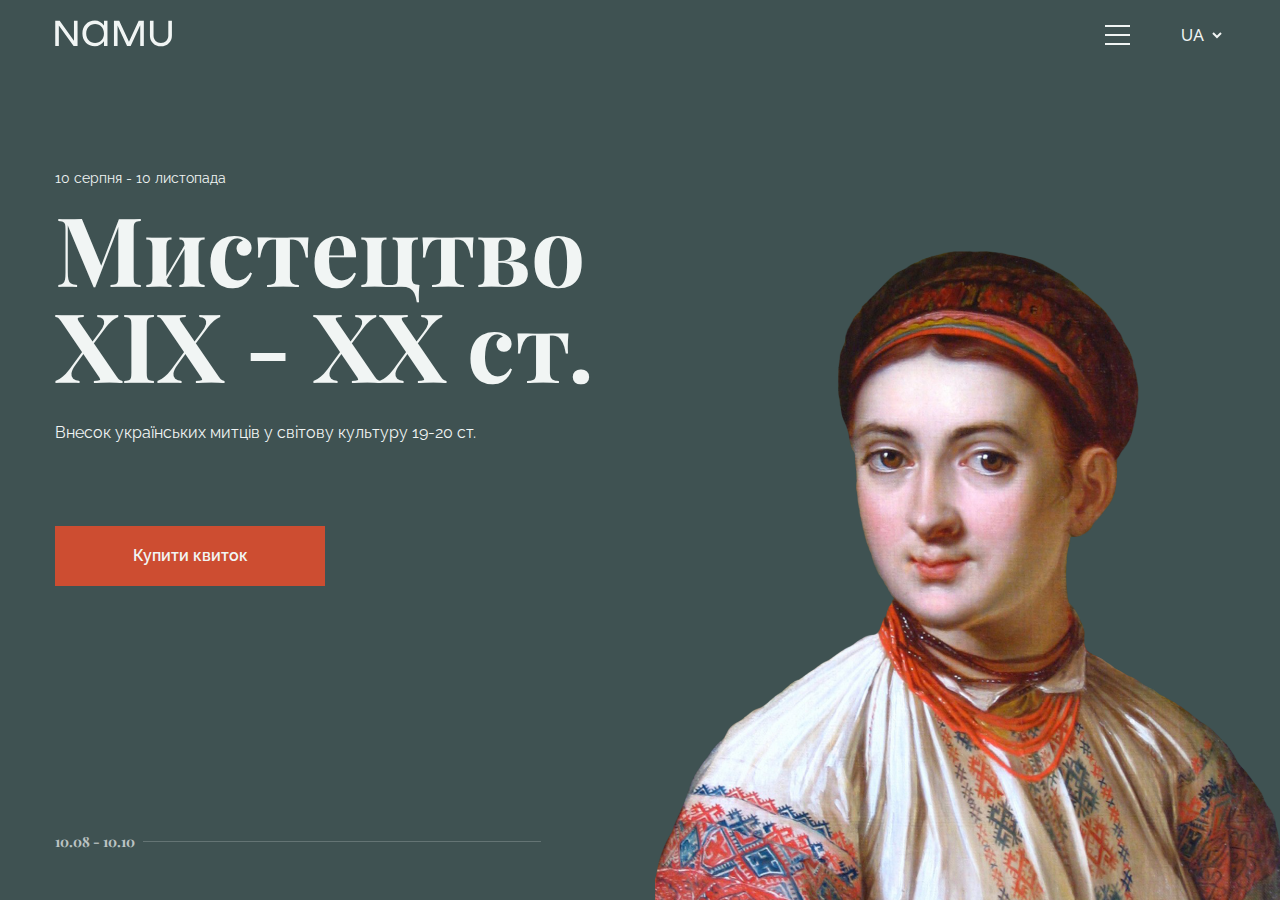
<file: index.html>
<!DOCTYPE html><html lang="en" class="page"><head><meta charset="UTF-8"><meta name="viewport" content="width=device-width, initial-scale=1.0"><title>NAMU</title><link href="https://fonts.googleapis.com/css?family=Playfair+Display:regular,500,600,700,800,900,italic,500italic,600italic,700italic,800italic,900italic" rel="stylesheet"><link href="https://fonts.googleapis.com/css?family=Raleway:100,200,300,regular,500,600,700,800,900,100italic,200italic,300italic,italic,500italic,600italic,700italic,800italic,900italic" rel="stylesheet"><link rel="stylesheet" href="main.f4019f93.css"></head><body class="page__body"> <header class="header"> <div class="container"> <div class="header__content"> <div class="top-bar"> <a href="#" class="top-bar__logo-link"> <img src="NAMU.958e3bee.svg" alt="NAMU logo" class="top-bar__logo"> </a> <div class="top-bar__icons"> <a href="#menu" class="icon icon--menu"></a> <select name="language" id="language" class="top-bar__language-switch"> <option class="top-bar__language-option" value="UA" selected>UA</option> <option class="top-bar__language-option" value="ENG" disabled>ENG</option> </select> </div> </div> <div class="header__bottom"> <p class="header__additional-text additional-text">10 серпня - 10 листопада</p> <h1 class="header__title">Мистецтво ХІХ - ХХ ст.</h1> <p class="header__main-text main-text">Внесок українських митців у світову культуру 19-20 ст.</p> <button class="header__button button">Купити квиток</button> </div> <h6 class="header__divider">10.08 - 10.10</h6> </div> </div> </header> <aside class="page__menu menu" id="menu"> <div class="container"> <div class="top-bar menu__top"> <a href="#" class="top-bar__logo-link"> <img src="NAMU.958e3bee.svg" alt="NAMU logo" class="top-bar__logo"> </a> <div class="top-bar__icons menu__icons"> <a href="#" class="icon icon--close"></a> <select name="language" id="language" class="top-bar__language-switch menu__language-switch"> <option class="top-bar__language-option" value="UA" selected>UA</option> <option class="top-bar__language-option" value="ENG" disabled>ENG</option> </select> </div> </div> <div class="menu__bottom"> <div class="menu__info"> <div class="menu__schedule"> <p class="menu__subtitle additional-text">Розклад сьогодні:</p> <p class="menu__text main-text">12:00 - 19:00</p> </div> <div class="menu__address"> <p class="menu__subtitle additional-text">Адреса:</p> <a target="_blank" href="https://goo.gl/maps/iK5noGAVVUjNtidh7" class="menu__text main-text menu__text--link"> Київ, вул. М. Грушевського, 6 </a> </div> </div> <nav class="menu__nav"> <ul class="nav__list"> <li class="nav__item"> <a href="#actual" class="nav__link">Актуальні виставки</a> </li> <li class="nav__item"> <a href="#near-events" class="nav__link">Найближчі події</a> </li> <li class="nav__item"> <a href="#news" class="nav__link">Новини</a> </li> </ul> </nav> <div class="menu__divider"></div> <button class="menu__button button">Купити квиток</button> </div> </div> </aside> </body></html>
</file>
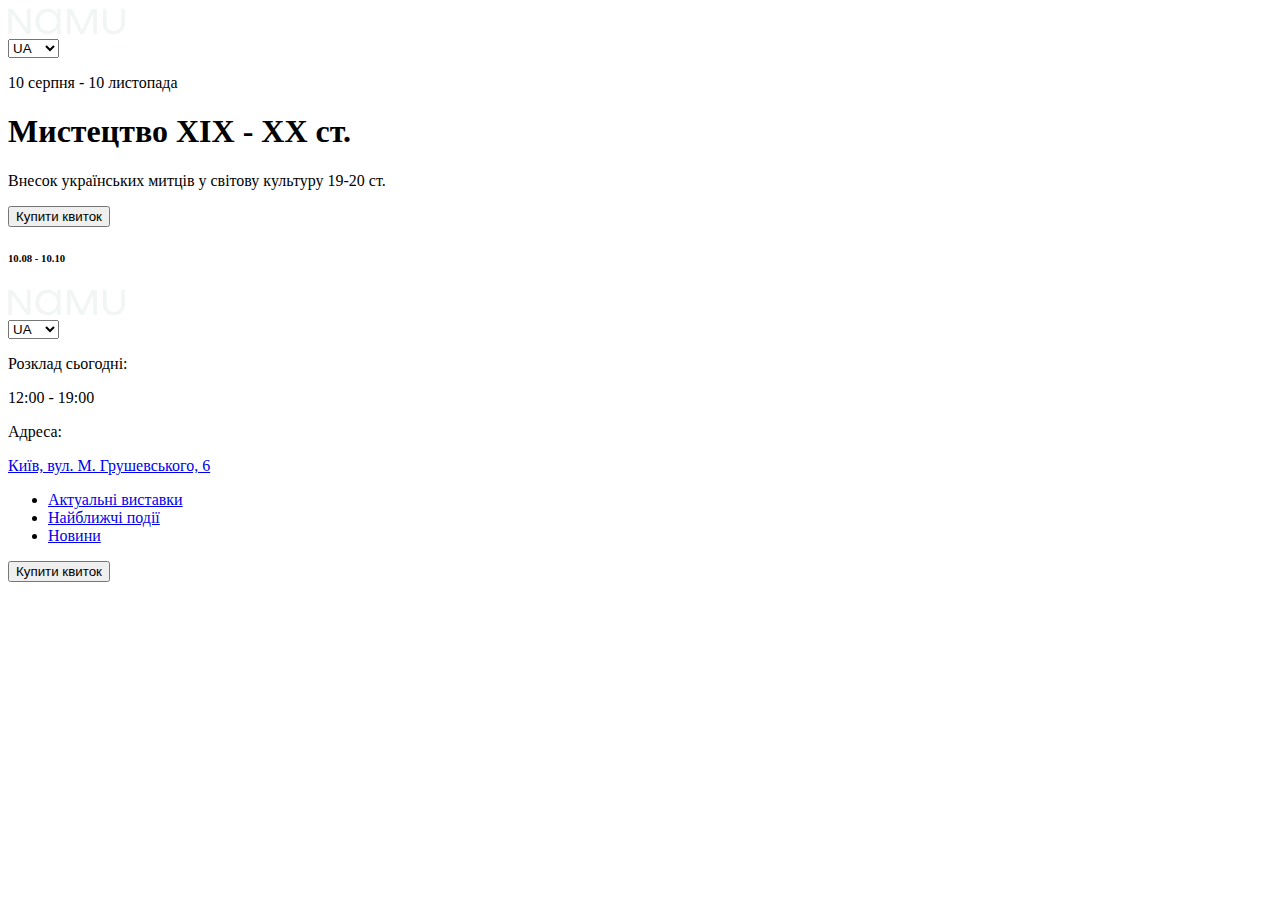
<file: src/index.html>
<!DOCTYPE html>
<html lang="en" class="page">
  <head>
    <meta charset="UTF-8">
    <meta name="viewport" content="width=device-width, initial-scale=1.0">
    <title>NAMU</title>
    <link href="https://fonts.googleapis.com/css?family=Playfair+Display:regular,500,600,700,800,900,italic,500italic,600italic,700italic,800italic,900italic" rel="stylesheet" />
    <link href="https://fonts.googleapis.com/css?family=Raleway:100,200,300,regular,500,600,700,800,900,100italic,200italic,300italic,italic,500italic,600italic,700italic,800italic,900italic" rel="stylesheet" />
    <link rel="stylesheet" href="./styles/main.scss">
  </head>
  <body class="page__body">
    <header class="header">
      <div class="container">
        <div class="header__content">
          <div class="top-bar">
            <a href="#" class="top-bar__logo-link">
              <img
                src="images/logo/NAMU.svg"
                alt="NAMU logo"
                class="top-bar__logo"
              >
            </a>
            <div class="top-bar__icons">
              <a href="#menu" class="icon icon--menu"></a>
              <select
                name="language"
                id="language"
                class="top-bar__language-switch"
              >
                <option class="top-bar__language-option" value="UA" selected>UA</option>
                <option class="top-bar__language-option" value="ENG" disabled>ENG</option>
              </select>
            </div>
          </div>
          <div class="header__bottom">
            <p class="header__additional-text additional-text">10 серпня - 10 листопада</p>
            <h1 class="header__title">Мистецтво ХІХ - ХХ ст.</h1>
            <p class="header__main-text main-text">Внесок українських митців у світову культуру 19-20 ст.</p>
            <button class="header__button button">Купити квиток</button>
          </div>

          <h6 class="header__divider">10.08 - 10.10</h6>
        </div>
      </div>
    </header>

    <aside class="page__menu menu" id="menu">
      <div class="container">
        <div class="top-bar menu__top">
          <a href="#" class="top-bar__logo-link">
            <img
              src="images/logo/NAMU.svg"
              alt="NAMU logo"
              class="top-bar__logo"
            >
          </a>
          <div class="top-bar__icons menu__icons">
            <a href="#" class="icon icon--close"></a>
            <select
              name="language"
              id="language"
              class="top-bar__language-switch menu__language-switch"
            >
              <option class="top-bar__language-option" value="UA" selected>UA</option>
              <option class="top-bar__language-option" value="ENG" disabled>ENG</option>
            </select>
          </div>
        </div>

        <div class="menu__bottom">
          <div class="menu__info">
            <div class="menu__schedule">
              <p class="menu__subtitle additional-text">Розклад сьогодні:</p>
              <p class="menu__text main-text">12:00 - 19:00</p>
            </div>
            <div class="menu__address">
              <p class="menu__subtitle additional-text">Адреса:</p>
              <a
                target="_blank"
                href="https://goo.gl/maps/iK5noGAVVUjNtidh7"
                class="menu__text main-text menu__text--link"
              >
                Київ, вул. М. Грушевського, 6
              </a>
            </div>
          </div>

          <nav class="menu__nav">
            <ul class="nav__list">
              <li class="nav__item">
                <a href="#actual" class="nav__link">Актуальні виставки</a>
              </li>
              <li class="nav__item">
                <a href="#near-events" class="nav__link">Найближчі події</a>
              </li>
              <li class="nav__item">
                <a href="#news" class="nav__link">Новини</a>
              </li>
            </ul>
          </nav>

          <div class="menu__divider"></div>

          <button class="menu__button button">Купити квиток</button>

        </div>
      </div>
    </aside>
  </body>
</html>
</file>
<file: main.f4019f93.css>
h1{color:#333a4a;font-family:Playfair Display;font-size:48px;font-weight:700;line-height:100%}a,abbr,acronym,address,applet,article,aside,audio,b,big,blockquote,body,canvas,caption,center,cite,code,dd,del,details,dfn,div,dl,dt,em,embed,fieldset,figcaption,figure,footer,form,h1,h2,h3,h4,h5,h6,header,hgroup,html,i,iframe,img,ins,kbd,label,legend,li,mark,menu,nav,object,ol,output,p,pre,q,ruby,s,samp,section,small,span,strike,strong,sub,summary,sup,table,tbody,td,tfoot,th,thead,time,tr,tt,u,ul,var,video{margin:0;padding:0;border:0;vertical-align:baseline}article,aside,details,figcaption,figure,footer,header,hgroup,menu,nav,section{display:block}body{line-height:1}ol,ul{list-style:none}blockquote,q{quotes:none}blockquote:after,blockquote:before,q:after,q:before{content:""}table{border-collapse:collapse;border-spacing:0}h6{color:#333a4a;font-family:Playfair Display;font-size:14px;font-style:normal;font-weight:700;line-height:125%}.additional-text{font-size:14px;line-height:140%}.additional-text,.main-text{color:#333a4a;font-family:Raleway;font-style:normal;font-weight:400}.main-text{font-size:16px;line-height:150%}.button{color:#f1f5f4;font-family:Raleway;font-size:16px;font-style:normal;font-weight:600;line-height:100%;width:100%;height:60px;background-color:#cd4d31;border:none;cursor:pointer;transition:scale .3s}.button:hover{scale:1.02}.container{padding-inline:20px}@media (min-width:640px){.container{padding-inline:40px}}@media (min-width:1280px){.container{max-width:1170px;margin-inline:auto;padding-inline:55px}}.icon{display:block;height:22px;width:22px;transition:scale .3s}.icon:hover{scale:1.1}@media (min-width:640px){.icon{height:30px;width:30px}}.icon--menu{background-image:url(menu.894b0ef0.svg);background-size:cover}.icon--close{background-image:url(close.ca6046c6.svg);background-size:cover}.header{background-color:#3f5252;background-image:url(img_01.565cb673.png);background-size:245px 273px;background-repeat:no-repeat;background-position:bottom}.header__content{height:100vh}@media (min-width:640px){.header__bottom{--columns:2;display:grid;column-gap:20px;grid-template-columns:repeat(var(--columns),1fr)}}@media (min-width:640px) and (min-width:640px){.header__bottom{--columns:6;column-gap:30px}}@media (min-width:640px) and (min-width:1280px){.header__bottom{--columns:12}}@media (min-width:1280px){.header__bottom{grid-column:1/-1}}.header__title{margin-bottom:30px;color:#f1f5f4}@media (min-width:640px){.header__title{grid-column:span 5;font-size:72px;margin-bottom:20px}}@media (min-width:1280px){.header__title{grid-column:span 6;font-size:96px;margin-bottom:30px}}.header__main-text{margin-bottom:40px;color:#f1f5f4}@media (min-width:640px){.header__main-text{grid-column:span 3;margin-bottom:50px}}@media (min-width:1280px){.header__main-text{grid-column:span 5;grid-row:3/4;margin-bottom:81px}}.header__additional-text{grid-column:1/-1;margin-bottom:10px;color:#f1f5f4}@media (min-width:640px){.header__button{grid-column:span 3;grid-row:4/5}}.header__divider{display:none}@media (min-width:1280px){.header__divider{position:absolute;bottom:50px;width:38vw;display:flex;justify-content:center;align-items:center;white-space:nowrap;gap:8px;color:#f1f5f4;opacity:.7}.header__divider:after{content:"";height:1px;width:100%;background-color:#f1f5f4;opacity:.3}}@media (min-width:640px){.header{background-size:443px 494px}}@media (min-width:1280px){.header{background-size:625px 663px;background-position:100% 100%}}.top-bar{display:flex;justify-content:space-between;align-items:center;margin-bottom:70px;padding-top:20px}@media (min-width:640px){.top-bar{margin-bottom:119px}}.top-bar__logo{transition:scale .3s}.top-bar__logo:hover{scale:1.1}.top-bar__icons{display:flex;align-items:center;gap:40px}.top-bar__language-switch{display:none;cursor:pointer;color:#f1f5f4;text-align:center;font-family:Raleway;font-size:16px;font-style:normal;font-weight:500;line-height:150%;background-color:transparent;border:none;outline:none;transition:scale .3s}.top-bar__language-switch:hover{scale:1.1}@media (min-width:640px){.top-bar__language-switch{display:unset}}.top-bar__language-option{background:#3f5252;border:none}.menu{height:100vh;background-color:#3f5252}.menu__language-switch{display:unset}.menu__top{margin-bottom:30px}@media (min-width:640px){.menu__top{margin-bottom:50px}}@media (min-width:1280px){.menu__top{margin-bottom:40px}}.menu__icons{flex-direction:row-reverse;gap:30px}@media (min-width:640px){.menu__icons{flex-direction:row;gap:40px}}@media (min-width:640px){.menu__bottom{--columns:2;display:grid;column-gap:20px;grid-template-columns:repeat(var(--columns),1fr)}}@media (min-width:640px) and (min-width:640px){.menu__bottom{--columns:6;column-gap:30px}}@media (min-width:640px) and (min-width:1280px){.menu__bottom{--columns:12}}.menu__nav{margin-bottom:40px}@media (min-width:640px){.menu__nav{grid-column:1/-1;margin-bottom:50px}}@media (min-width:1280px){.menu__nav{margin-bottom:60px}}.menu__info{display:flex;flex-direction:column;gap:20px;margin-bottom:40px}@media (min-width:640px){.menu__info{grid-column:1/-1;flex-direction:row;gap:123px;margin-bottom:50px}}@media (min-width:1280px){.menu__info{gap:83px}}.menu__subtitle,.menu__text{color:#f1f5f4}.menu__text{font-weight:600;text-decoration:none}.menu__text--link:hover{color:#c6c1c1}.menu__divider{height:1px;width:100%;background-color:#f1f5f4;margin-bottom:40px;opacity:.3}@media (min-width:640px){.menu__divider{grid-column:1/-1;margin-bottom:50px}}@media (min-width:1280px){.menu__divider{grid-column:span 6;margin-bottom:60px}}.menu__button{grid-column:1/4}@media (min-width:640px){.menu{background-image:url(img_menu.cd1daca3.png);background-size:422px 466px;background-repeat:no-repeat;background-position:bottom}}@media (min-width:1280px){.menu{background-size:624px 697px;background-position:100% 100%}}.page{scroll-behavior:smooth}.page:has(.page__menu:target){overflow:hidden}.page__body{min-width:320px}.page__menu{position:fixed;top:0;left:0;right:0;opacity:0;pointer-events:none;transform:translateX(-100%);transition:all .3s}.page__menu:target{opacity:1;pointer-events:all;transform:translateX(0)}.nav__list{display:flex;flex-direction:column;gap:20px}@media (min-width:640px){.nav__list{gap:30px}}@media (min-width:1280px){.nav__list{gap:60px}}.nav__link{position:relative;color:#f1f5f4;font-family:Playfair Display;font-size:20px;font-style:normal;font-weight:700;line-height:150%;text-decoration:none;cursor:pointer}@media (min-width:640px){.nav__link{font-size:48px;line-height:120%}}.nav__link:after{content:"";position:absolute;bottom:5px;display:block;height:1px;width:100%;background-color:#f1f5f4;transition:transform .4s ease-in-out;transform:scale(0);transform-origin:left}.nav__link:hover:after{transform:scale(1)}
/*# sourceMappingURL=main.f4019f93.css.map */
</file>
